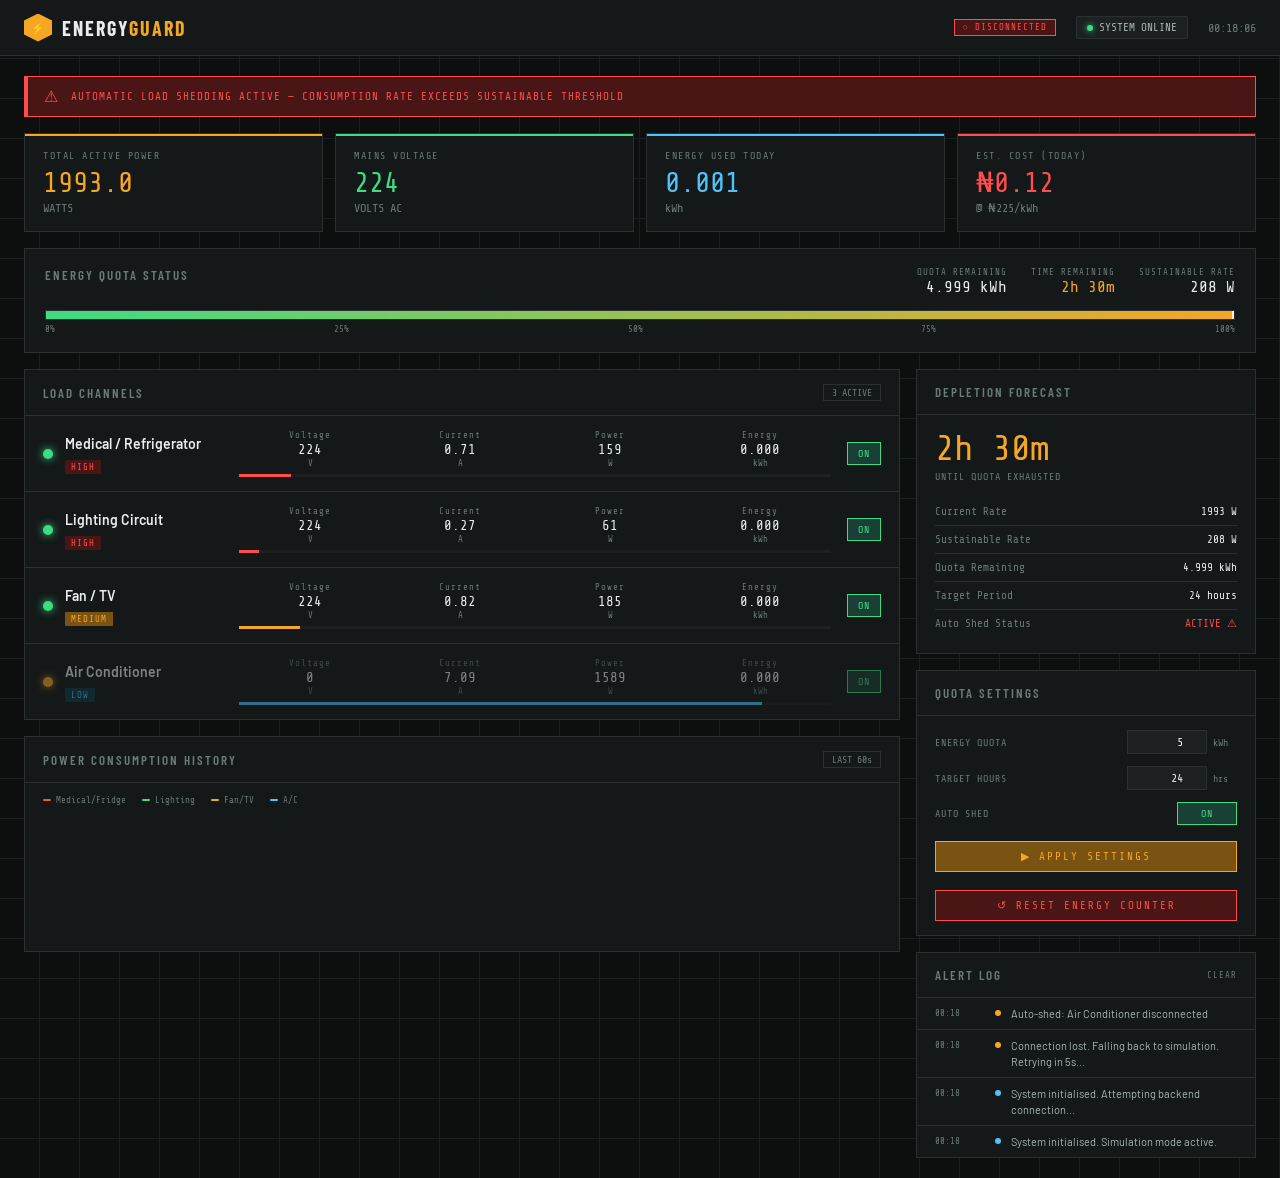
<file: index.html>
<!DOCTYPE html>
<html lang="en">
<head>
<meta charset="UTF-8">
<meta name="viewport" content="width=device-width, initial-scale=1.0">
<title>EnergyGuard — Smart Load Management</title>
<link href="https://fonts.googleapis.com/css2?family=Share+Tech+Mono&family=Barlow:wght@300;400;600;700&family=Barlow+Condensed:wght@400;600;700&display=swap" rel="stylesheet">
<style>
  :root {
    --bg: #0d0f0f;
    --surface: #141818;
    --surface2: #1c2020;
    --border: #2a3030;
    --amber: #f5a623;
    --amber-dim: #7a5212;
    --green: #3ddc84;
    --green-dim: #1a4035;
    --red: #ff4d4d;
    --red-dim: #4a1515;
    --blue: #4fc3f7;
    --blue-dim: #103a4a;
    --text: #e8edec;
    --text-dim: #6b7a79;
    --text-mid: #a8b5b4;
    --mono: 'Share Tech Mono', monospace;
    --sans: 'Barlow', sans-serif;
    --cond: 'Barlow Condensed', sans-serif;
  }

  * { margin: 0; padding: 0; box-sizing: border-box; }

  body {
    background: var(--bg);
    color: var(--text);
    font-family: var(--sans);
    min-height: 100vh;
    background-image:
      repeating-linear-gradient(0deg, transparent, transparent 39px, #1a2020 39px, #1a2020 40px),
      repeating-linear-gradient(90deg, transparent, transparent 39px, #1a2020 39px, #1a2020 40px);
  }

  /* HEADER */
  header {
    background: var(--surface);
    border-bottom: 1px solid var(--border);
    padding: 0 24px;
    height: 56px;
    display: flex;
    align-items: center;
    justify-content: space-between;
    position: sticky;
    top: 0;
    z-index: 100;
  }

  .logo {
    display: flex;
    align-items: center;
    gap: 10px;
  }

  .logo-icon {
    width: 28px; height: 28px;
    background: var(--amber);
    clip-path: polygon(50% 0%, 100% 25%, 100% 75%, 50% 100%, 0% 75%, 0% 25%);
    display: flex; align-items: center; justify-content: center;
    font-size: 11px; font-weight: 700; color: #000;
  }

  .logo-text {
    font-family: var(--cond);
    font-size: 20px;
    font-weight: 700;
    letter-spacing: 2px;
    color: var(--text);
  }

  .logo-text span { color: var(--amber); }

  .header-right {
    display: flex;
    align-items: center;
    gap: 20px;
  }

  .status-pill {
    display: flex;
    align-items: center;
    gap: 6px;
    font-family: var(--mono);
    font-size: 11px;
    color: var(--text-mid);
    background: var(--surface2);
    border: 1px solid var(--border);
    padding: 4px 10px;
    border-radius: 2px;
  }

  .status-dot {
    width: 6px; height: 6px;
    border-radius: 50%;
    background: var(--green);
    box-shadow: 0 0 6px var(--green);
    animation: pulse 2s infinite;
  }

  @keyframes pulse {
    0%, 100% { opacity: 1; }
    50% { opacity: 0.4; }
  }

  .live-clock {
    font-family: var(--mono);
    font-size: 12px;
    color: var(--text-dim);
  }

  /* MAIN LAYOUT */
  main {
    padding: 20px 24px;
    max-width: 1400px;
    margin: 0 auto;
    display: grid;
    gap: 16px;
  }

  /* TOP STATS ROW */
  .stats-row {
    display: grid;
    grid-template-columns: repeat(4, 1fr);
    gap: 12px;
  }

  .stat-card {
    background: var(--surface);
    border: 1px solid var(--border);
    padding: 16px 18px;
    position: relative;
    overflow: hidden;
  }

  .stat-card::before {
    content: '';
    position: absolute;
    top: 0; left: 0; right: 0;
    height: 2px;
  }

  .stat-card.amber::before { background: var(--amber); }
  .stat-card.green::before { background: var(--green); }
  .stat-card.red::before { background: var(--red); }
  .stat-card.blue::before { background: var(--blue); }

  .stat-label {
    font-family: var(--mono);
    font-size: 10px;
    color: var(--text-dim);
    letter-spacing: 1.5px;
    text-transform: uppercase;
    margin-bottom: 8px;
  }

  .stat-value {
    font-family: var(--mono);
    font-size: 28px;
    font-weight: 400;
    line-height: 1;
    margin-bottom: 4px;
  }

  .stat-card.amber .stat-value { color: var(--amber); }
  .stat-card.green .stat-value { color: var(--green); }
  .stat-card.red .stat-value { color: var(--red); }
  .stat-card.blue .stat-value { color: var(--blue); }

  .stat-unit {
    font-family: var(--mono);
    font-size: 12px;
    color: var(--text-dim);
    margin-top: 2px;
  }

  /* QUOTA BAR */
  .quota-section {
    background: var(--surface);
    border: 1px solid var(--border);
    padding: 18px 20px;
  }

  .quota-header {
    display: flex;
    justify-content: space-between;
    align-items: flex-start;
    margin-bottom: 14px;
  }

  .quota-title {
    font-family: var(--cond);
    font-size: 13px;
    font-weight: 600;
    letter-spacing: 2px;
    color: var(--text-dim);
    text-transform: uppercase;
  }

  .quota-meta {
    display: flex;
    gap: 24px;
    align-items: center;
  }

  .quota-meta-item {
    text-align: right;
  }

  .quota-meta-label {
    font-family: var(--mono);
    font-size: 9px;
    color: var(--text-dim);
    letter-spacing: 1px;
    text-transform: uppercase;
  }

  .quota-meta-value {
    font-family: var(--mono);
    font-size: 16px;
    color: var(--text);
    margin-top: 1px;
  }

  .quota-meta-value.warn { color: var(--amber); }
  .quota-meta-value.crit { color: var(--red); }

  .quota-bar-track {
    background: var(--surface2);
    height: 10px;
    border: 1px solid var(--border);
    position: relative;
    overflow: hidden;
  }

  .quota-bar-fill {
    height: 100%;
    background: linear-gradient(90deg, var(--green), var(--amber));
    transition: width 1s ease;
    position: relative;
  }

  .quota-bar-fill::after {
    content: '';
    position: absolute;
    top: 0; right: 0; bottom: 0; width: 2px;
    background: white;
    opacity: 0.8;
  }

  .quota-bar-fill.warn {
    background: linear-gradient(90deg, var(--amber), var(--red));
  }

  .quota-bar-fill.crit {
    background: var(--red);
  }

  .quota-ticks {
    display: flex;
    justify-content: space-between;
    margin-top: 4px;
    font-family: var(--mono);
    font-size: 9px;
    color: var(--text-dim);
  }

  /* MAIN GRID */
  .main-grid {
    display: grid;
    grid-template-columns: 1fr 340px;
    gap: 16px;
    align-items: start;
  }

  /* LOAD CHANNELS */
  .channels-section {
    background: var(--surface);
    border: 1px solid var(--border);
  }

  .section-header {
    padding: 14px 18px;
    border-bottom: 1px solid var(--border);
    display: flex;
    align-items: center;
    justify-content: space-between;
  }

  .section-title {
    font-family: var(--cond);
    font-size: 13px;
    font-weight: 600;
    letter-spacing: 2px;
    color: var(--text-dim);
    text-transform: uppercase;
  }

  .section-badge {
    font-family: var(--mono);
    font-size: 10px;
    padding: 2px 8px;
    border: 1px solid var(--border);
    color: var(--text-dim);
  }

  /* CHANNEL ROWS */
  .channel-row {
    padding: 14px 18px;
    border-bottom: 1px solid var(--border);
    display: grid;
    grid-template-columns: 180px 1fr auto;
    gap: 16px;
    align-items: center;
    transition: background 0.2s;
  }

  .channel-row:last-child { border-bottom: none; }
  .channel-row:hover { background: var(--surface2); }

  .channel-row.off {
    opacity: 0.5;
  }

  .channel-left {
    display: flex;
    align-items: center;
    gap: 12px;
  }

  .channel-indicator {
    width: 10px; height: 10px;
    border-radius: 50%;
    flex-shrink: 0;
  }

  .channel-indicator.on {
    background: var(--green);
    box-shadow: 0 0 8px var(--green);
  }

  .channel-indicator.off {
    background: var(--text-dim);
  }

  .channel-indicator.shed {
    background: var(--amber);
    box-shadow: 0 0 8px var(--amber);
    animation: pulse 1s infinite;
  }

  .channel-name {
    font-family: var(--sans);
    font-size: 14px;
    font-weight: 600;
    color: var(--text);
    margin-bottom: 2px;
  }

  .channel-priority {
    font-family: var(--mono);
    font-size: 9px;
    letter-spacing: 1px;
    padding: 1px 5px;
    border-radius: 1px;
    text-transform: uppercase;
  }

  .channel-priority.high { background: var(--red-dim); color: var(--red); border: 1px solid var(--red-dim); }
  .channel-priority.medium { background: var(--amber-dim); color: var(--amber); border: 1px solid var(--amber-dim); }
  .channel-priority.low { background: var(--blue-dim); color: var(--blue); border: 1px solid var(--blue-dim); }

  .channel-metrics {
    display: grid;
    grid-template-columns: repeat(4, 1fr);
    gap: 8px;
  }

  .metric {
    text-align: center;
  }

  .metric-label {
    font-family: var(--mono);
    font-size: 9px;
    color: var(--text-dim);
    letter-spacing: 1px;
    margin-bottom: 2px;
  }

  .metric-val {
    font-family: var(--mono);
    font-size: 14px;
    color: var(--text);
  }

  .metric-unit {
    font-family: var(--mono);
    font-size: 9px;
    color: var(--text-dim);
    margin-top: 1px;
  }

  /* POWER BAR per channel */
  .power-bar {
    width: 100%;
    height: 3px;
    background: var(--surface2);
    margin-top: 6px;
    border-radius: 0;
    overflow: hidden;
  }

  .power-bar-fill {
    height: 100%;
    background: var(--green);
    transition: width 0.8s ease;
  }

  /* CHANNEL TOGGLE */
  .toggle-btn {
    background: none;
    border: 1px solid var(--border);
    color: var(--text-dim);
    font-family: var(--mono);
    font-size: 10px;
    letter-spacing: 1px;
    padding: 5px 10px;
    cursor: pointer;
    text-transform: uppercase;
    transition: all 0.2s;
  }

  .toggle-btn:hover {
    border-color: var(--amber);
    color: var(--amber);
  }

  .toggle-btn.active {
    border-color: var(--green);
    color: var(--green);
    background: var(--green-dim);
  }

  /* RIGHT PANEL */
  .right-panel {
    display: flex;
    flex-direction: column;
    gap: 16px;
  }

  /* PREDICTION */
  .prediction-card {
    background: var(--surface);
    border: 1px solid var(--border);
  }

  .pred-body {
    padding: 16px 18px;
  }

  .pred-countdown {
    font-family: var(--mono);
    font-size: 36px;
    color: var(--amber);
    line-height: 1;
    margin-bottom: 4px;
  }

  .pred-countdown.crit { color: var(--red); animation: pulse 1s infinite; }
  .pred-countdown.safe { color: var(--green); }

  .pred-sublabel {
    font-family: var(--mono);
    font-size: 10px;
    color: var(--text-dim);
    letter-spacing: 1px;
    margin-bottom: 16px;
  }

  .pred-row {
    display: flex;
    justify-content: space-between;
    align-items: center;
    padding: 7px 0;
    border-bottom: 1px solid var(--border);
    font-family: var(--mono);
    font-size: 11px;
  }

  .pred-row:last-child { border-bottom: none; }
  .pred-key { color: var(--text-dim); }
  .pred-val { color: var(--text); }
  .pred-val.warn { color: var(--amber); }

  /* ALERTS LOG */
  .alerts-card {
    background: var(--surface);
    border: 1px solid var(--border);
  }

  .alert-log {
    max-height: 200px;
    overflow-y: auto;
  }

  .alert-item {
    padding: 8px 18px;
    border-bottom: 1px solid var(--border);
    display: flex;
    gap: 10px;
    align-items: flex-start;
  }

  .alert-item:last-child { border-bottom: none; }

  .alert-time {
    font-family: var(--mono);
    font-size: 9px;
    color: var(--text-dim);
    flex-shrink: 0;
    padding-top: 2px;
    width: 50px;
  }

  .alert-dot {
    width: 6px; height: 6px;
    border-radius: 50%;
    flex-shrink: 0;
    margin-top: 4px;
  }

  .alert-dot.info { background: var(--blue); }
  .alert-dot.warn { background: var(--amber); }
  .alert-dot.shed { background: var(--red); }

  .alert-msg {
    font-family: var(--sans);
    font-size: 11px;
    color: var(--text-mid);
    line-height: 1.4;
  }

  /* QUOTA SETTINGS */
  .settings-card {
    background: var(--surface);
    border: 1px solid var(--border);
  }

  .settings-body {
    padding: 14px 18px;
    display: flex;
    flex-direction: column;
    gap: 12px;
  }

  .setting-row {
    display: flex;
    justify-content: space-between;
    align-items: center;
  }

  .setting-label {
    font-family: var(--mono);
    font-size: 10px;
    color: var(--text-dim);
    letter-spacing: 1px;
  }

  .setting-control {
    display: flex;
    align-items: center;
    gap: 6px;
  }

  .setting-input {
    background: var(--surface2);
    border: 1px solid var(--border);
    color: var(--text);
    font-family: var(--mono);
    font-size: 12px;
    padding: 4px 8px;
    width: 80px;
    text-align: right;
    outline: none;
  }

  .setting-input:focus {
    border-color: var(--amber);
  }

  .setting-unit {
    font-family: var(--mono);
    font-size: 10px;
    color: var(--text-dim);
    width: 24px;
  }

  .apply-btn {
    width: 100%;
    background: var(--amber-dim);
    border: 1px solid var(--amber);
    color: var(--amber);
    font-family: var(--mono);
    font-size: 11px;
    letter-spacing: 2px;
    padding: 8px;
    cursor: pointer;
    text-transform: uppercase;
    transition: all 0.2s;
    margin-top: 4px;
  }

  .apply-btn:hover {
    background: var(--amber);
    color: #000;
  }

  /* WAVEFORM CHART */
  .chart-section {
    background: var(--surface);
    border: 1px solid var(--border);
  }

  .chart-body {
    padding: 12px 18px 16px;
    position: relative;
  }

  canvas {
    width: 100% !important;
    display: block;
  }

  /* SHEDDING INDICATOR */
  .shedding-banner {
    display: none;
    background: var(--red-dim);
    border: 1px solid var(--red);
    border-left: 4px solid var(--red);
    padding: 10px 16px;
    margin-bottom: 0;
    align-items: center;
    gap: 12px;
    font-family: var(--mono);
    font-size: 11px;
    color: var(--red);
    letter-spacing: 1px;
  }

  .shedding-banner.visible {
    display: flex;
    animation: flashBorder 1s infinite;
  }

  @keyframes flashBorder {
    0%, 100% { border-color: var(--red); }
    50% { border-color: var(--amber); }
  }

  .shed-icon { font-size: 16px; }

  /* CHART LEGEND */
  .chart-legend {
    display: flex;
    gap: 16px;
    margin-bottom: 10px;
  }

  .legend-item {
    display: flex;
    align-items: center;
    gap: 5px;
    font-family: var(--mono);
    font-size: 9px;
    color: var(--text-dim);
  }

  .legend-dot {
    width: 8px; height: 2px;
    border-radius: 1px;
  }

  /* SCROLLBAR */
  ::-webkit-scrollbar { width: 4px; }
  ::-webkit-scrollbar-track { background: var(--surface); }
  ::-webkit-scrollbar-thumb { background: var(--border); }

  /* CONNECTION TAG */
  .conn-tag {
    font-family: var(--mono);
    font-size: 9px;
    padding: 2px 8px;
    letter-spacing: 1px;
    border: 1px solid;
    transition: all 0.4s;
  }
  .conn-tag.sim        { background: #1a1a2e; border-color: #2a2a5e; color: #6666cc; }
  .conn-tag.live       { background: var(--green-dim); border-color: var(--green); color: var(--green); }
  .conn-tag.lost       { background: var(--red-dim); border-color: var(--red); color: var(--red); }
  .conn-tag.connecting { background: var(--amber-dim); border-color: var(--amber); color: var(--amber); }
</style>
</head>
<body>

<header>
  <div class="logo">
    <div class="logo-icon">⚡</div>
    <div class="logo-text">ENERGY<span>GUARD</span></div>
  </div>
  <div class="header-right">
    <span class="conn-tag sim" id="connTag">◉ SIMULATION</span>
    <div class="status-pill">
      <div class="status-dot"></div>
      <span>SYSTEM ONLINE</span>
    </div>
    <div class="live-clock" id="clock">--:--:--</div>
  </div>
</header>

<main>

  <!-- SHEDDING BANNER -->
  <div class="shedding-banner" id="sheddingBanner">
    <span class="shed-icon">⚠</span>
    <span>AUTOMATIC LOAD SHEDDING ACTIVE — CONSUMPTION RATE EXCEEDS SUSTAINABLE THRESHOLD</span>
  </div>

  <!-- TOP STATS -->
  <div class="stats-row">
    <div class="stat-card amber">
      <div class="stat-label">Total Active Power</div>
      <div class="stat-value" id="totalPower">0.00</div>
      <div class="stat-unit">WATTS</div>
    </div>
    <div class="stat-card green">
      <div class="stat-label">Mains Voltage</div>
      <div class="stat-value" id="mainVoltage">220</div>
      <div class="stat-unit">VOLTS AC</div>
    </div>
    <div class="stat-card blue">
      <div class="stat-label">Energy Used Today</div>
      <div class="stat-value" id="energyUsed">0.000</div>
      <div class="stat-unit">kWh</div>
    </div>
    <div class="stat-card red">
      <div class="stat-label">Est. Cost (Today)</div>
      <div class="stat-value" id="estCost">₦0.00</div>
      <div class="stat-unit">@ ₦225/kWh</div>
    </div>
  </div>

  <!-- QUOTA BAR -->
  <div class="quota-section">
    <div class="quota-header">
      <div>
        <div class="quota-title">Energy Quota Status</div>
      </div>
      <div class="quota-meta">
        <div class="quota-meta-item">
          <div class="quota-meta-label">Quota Remaining</div>
          <div class="quota-meta-value" id="quotaRem">--</div>
        </div>
        <div class="quota-meta-item">
          <div class="quota-meta-label">Time Remaining</div>
          <div class="quota-meta-value warn" id="timeRem">--</div>
        </div>
        <div class="quota-meta-item">
          <div class="quota-meta-label">Sustainable Rate</div>
          <div class="quota-meta-value" id="sustainRate">--</div>
        </div>
      </div>
    </div>
    <div class="quota-bar-track">
      <div class="quota-bar-fill" id="quotaBar" style="width: 100%"></div>
    </div>
    <div class="quota-ticks">
      <span>0%</span><span>25%</span><span>50%</span><span>75%</span><span>100%</span>
    </div>
  </div>

  <!-- MAIN GRID -->
  <div class="main-grid">

    <div style="display:flex;flex-direction:column;gap:16px;">
      <!-- LOAD CHANNELS -->
      <div class="channels-section">
        <div class="section-header">
          <span class="section-title">Load Channels</span>
          <span class="section-badge" id="activeCount">4 ACTIVE</span>
        </div>

        <!-- Channel 1: HIGH -->
        <div class="channel-row" id="ch1-row">
          <div class="channel-left">
            <div class="channel-indicator on" id="ch1-ind"></div>
            <div>
              <div class="channel-name">Medical / Refrigerator</div>
              <span class="channel-priority high">HIGH</span>
            </div>
          </div>
          <div>
            <div class="channel-metrics">
              <div class="metric">
                <div class="metric-label">Voltage</div>
                <div class="metric-val" id="ch1-v">220</div>
                <div class="metric-unit">V</div>
              </div>
              <div class="metric">
                <div class="metric-label">Current</div>
                <div class="metric-val" id="ch1-i">0.0</div>
                <div class="metric-unit">A</div>
              </div>
              <div class="metric">
                <div class="metric-label">Power</div>
                <div class="metric-val" id="ch1-p">0</div>
                <div class="metric-unit">W</div>
              </div>
              <div class="metric">
                <div class="metric-label">Energy</div>
                <div class="metric-val" id="ch1-e">0.000</div>
                <div class="metric-unit">kWh</div>
              </div>
            </div>
            <div class="power-bar"><div class="power-bar-fill" id="ch1-bar" style="width:0%;background:var(--red)"></div></div>
          </div>
          <button class="toggle-btn active" id="ch1-btn" onclick="toggleChannel(1)">ON</button>
        </div>

        <!-- Channel 2: HIGH -->
        <div class="channel-row" id="ch2-row">
          <div class="channel-left">
            <div class="channel-indicator on" id="ch2-ind"></div>
            <div>
              <div class="channel-name">Lighting Circuit</div>
              <span class="channel-priority high">HIGH</span>
            </div>
          </div>
          <div>
            <div class="channel-metrics">
              <div class="metric">
                <div class="metric-label">Voltage</div>
                <div class="metric-val" id="ch2-v">220</div>
                <div class="metric-unit">V</div>
              </div>
              <div class="metric">
                <div class="metric-label">Current</div>
                <div class="metric-val" id="ch2-i">0.0</div>
                <div class="metric-unit">A</div>
              </div>
              <div class="metric">
                <div class="metric-label">Power</div>
                <div class="metric-val" id="ch2-p">0</div>
                <div class="metric-unit">W</div>
              </div>
              <div class="metric">
                <div class="metric-label">Energy</div>
                <div class="metric-val" id="ch2-e">0.000</div>
                <div class="metric-unit">kWh</div>
              </div>
            </div>
            <div class="power-bar"><div class="power-bar-fill" id="ch2-bar" style="width:0%;background:var(--red)"></div></div>
          </div>
          <button class="toggle-btn active" id="ch2-btn" onclick="toggleChannel(2)">ON</button>
        </div>

        <!-- Channel 3: MEDIUM -->
        <div class="channel-row" id="ch3-row">
          <div class="channel-left">
            <div class="channel-indicator on" id="ch3-ind"></div>
            <div>
              <div class="channel-name">Fan / TV</div>
              <span class="channel-priority medium">MEDIUM</span>
            </div>
          </div>
          <div>
            <div class="channel-metrics">
              <div class="metric">
                <div class="metric-label">Voltage</div>
                <div class="metric-val" id="ch3-v">220</div>
                <div class="metric-unit">V</div>
              </div>
              <div class="metric">
                <div class="metric-label">Current</div>
                <div class="metric-val" id="ch3-i">0.0</div>
                <div class="metric-unit">A</div>
              </div>
              <div class="metric">
                <div class="metric-label">Power</div>
                <div class="metric-val" id="ch3-p">0</div>
                <div class="metric-unit">W</div>
              </div>
              <div class="metric">
                <div class="metric-label">Energy</div>
                <div class="metric-val" id="ch3-e">0.000</div>
                <div class="metric-unit">kWh</div>
              </div>
            </div>
            <div class="power-bar"><div class="power-bar-fill" id="ch3-bar" style="width:0%;background:var(--amber)"></div></div>
          </div>
          <button class="toggle-btn active" id="ch3-btn" onclick="toggleChannel(3)">ON</button>
        </div>

        <!-- Channel 4: LOW -->
        <div class="channel-row" id="ch4-row">
          <div class="channel-left">
            <div class="channel-indicator on" id="ch4-ind"></div>
            <div>
              <div class="channel-name">Air Conditioner</div>
              <span class="channel-priority low">LOW</span>
            </div>
          </div>
          <div>
            <div class="channel-metrics">
              <div class="metric">
                <div class="metric-label">Voltage</div>
                <div class="metric-val" id="ch4-v">220</div>
                <div class="metric-unit">V</div>
              </div>
              <div class="metric">
                <div class="metric-label">Current</div>
                <div class="metric-val" id="ch4-i">0.0</div>
                <div class="metric-unit">A</div>
              </div>
              <div class="metric">
                <div class="metric-label">Power</div>
                <div class="metric-val" id="ch4-p">0</div>
                <div class="metric-unit">W</div>
              </div>
              <div class="metric">
                <div class="metric-label">Energy</div>
                <div class="metric-val" id="ch4-e">0.000</div>
                <div class="metric-unit">kWh</div>
              </div>
            </div>
            <div class="power-bar"><div class="power-bar-fill" id="ch4-bar" style="width:0%;background:var(--blue)"></div></div>
          </div>
          <button class="toggle-btn active" id="ch4-btn" onclick="toggleChannel(4)">ON</button>
        </div>
      </div>

      <!-- POWER CHART -->
      <div class="chart-section">
        <div class="section-header">
          <span class="section-title">Power Consumption History</span>
          <span class="section-badge">LAST 60s</span>
        </div>
        <div class="chart-body">
          <div class="chart-legend">
            <div class="legend-item"><div class="legend-dot" style="background:var(--red)"></div>Medical/Fridge</div>
            <div class="legend-item"><div class="legend-dot" style="background:var(--green)"></div>Lighting</div>
            <div class="legend-item"><div class="legend-dot" style="background:var(--amber)"></div>Fan/TV</div>
            <div class="legend-item"><div class="legend-dot" style="background:var(--blue)"></div>A/C</div>
          </div>
          <canvas id="powerChart" height="120"></canvas>
        </div>
      </div>
    </div>

    <!-- RIGHT PANEL -->
    <div class="right-panel">

      <!-- PREDICTION -->
      <div class="prediction-card">
        <div class="section-header">
          <span class="section-title">Depletion Forecast</span>
        </div>
        <div class="pred-body">
          <div class="pred-countdown" id="depletionTime">--h --m</div>
          <div class="pred-sublabel">UNTIL QUOTA EXHAUSTED</div>
          <div class="pred-row">
            <span class="pred-key">Current Rate</span>
            <span class="pred-val" id="currentRate">-- W</span>
          </div>
          <div class="pred-row">
            <span class="pred-key">Sustainable Rate</span>
            <span class="pred-val" id="sustainRate2">-- W</span>
          </div>
          <div class="pred-row">
            <span class="pred-key">Quota Remaining</span>
            <span class="pred-val" id="quotaRemKwh">-- kWh</span>
          </div>
          <div class="pred-row">
            <span class="pred-key">Target Period</span>
            <span class="pred-val" id="targetPeriod">--</span>
          </div>
          <div class="pred-row">
            <span class="pred-key">Auto Shed Status</span>
            <span class="pred-val" id="shedStatus">STANDBY</span>
          </div>
        </div>
      </div>

      <!-- SETTINGS -->
      <div class="settings-card">
        <div class="section-header">
          <span class="section-title">Quota Settings</span>
        </div>
        <div class="settings-body">
          <div class="setting-row">
            <span class="setting-label">ENERGY QUOTA</span>
            <div class="setting-control">
              <input class="setting-input" id="quotaInput" type="number" value="5" min="0.1" step="0.1">
              <span class="setting-unit">kWh</span>
            </div>
          </div>
          <div class="setting-row">
            <span class="setting-label">TARGET HOURS</span>
            <div class="setting-control">
              <input class="setting-input" id="hoursInput" type="number" value="24" min="1" step="1">
              <span class="setting-unit">hrs</span>
            </div>
          </div>
          <div class="setting-row">
            <span class="setting-label">AUTO SHED</span>
            <div class="setting-control">
              <button class="toggle-btn active" id="autoShedToggle" onclick="toggleAutoShed()" style="width:60px">ON</button>
            </div>
          </div>
          <button class="apply-btn" onclick="applySettings()">▶ APPLY SETTINGS</button>
          <button class="apply-btn" onclick="resetEnergy()" style="margin-top:6px;background:var(--red-dim);border-color:var(--red);color:var(--red);">↺ RESET ENERGY COUNTER</button>
        </div>
      </div>

      <!-- ALERTS -->
      <div class="alerts-card">
        <div class="section-header">
          <span class="section-title">Alert Log</span>
          <button onclick="clearAlerts()" style="background:none;border:none;color:var(--text-dim);font-family:var(--mono);font-size:9px;cursor:pointer;letter-spacing:1px;">CLEAR</button>
        </div>
        <div class="alert-log" id="alertLog">
          <div class="alert-item">
            <span class="alert-time" id="initTime">--:--</span>
            <div class="alert-dot info"></div>
            <span class="alert-msg">System initialised. Simulation mode active.</span>
          </div>
        </div>
      </div>

    </div>
  </div>
</main>

<script>
// ═══════════════════════════════════════════════════════════════════════════════
// CONFIG — change SERVER_HOST to your PC's local IP when running the backend
// ═══════════════════════════════════════════════════════════════════════════════
const SERVER_HOST = 'energyguard-backend-bksm.onrender.com';
const WS_URL      = `wss://${SERVER_HOST}/api/data/ws`;
const API_URL     = `https://${SERVER_HOST}`;

// ─── CONSTANTS ────────────────────────────────────────────────────────────────
const TARIFF      = 225;
const MAX_LOAD    = 1800;
const CHART_POINTS = 60;
const BASE_LOADS  = [150, 60, 180, 1500];   // fallback for simulation
const CHANNEL_NAMES = ['Medical/Fridge', 'Lighting', 'Fan/TV', 'Air Conditioner'];

// ─── STATE ────────────────────────────────────────────────────────────────────
let channels = [
  { on: true, power: 0, current: 0, energy: 0, shedding: false },
  { on: true, power: 0, current: 0, energy: 0, shedding: false },
  { on: true, power: 0, current: 0, energy: 0, shedding: false },
  { on: true, power: 0, current: 0, energy: 0, shedding: false },
];
let voltage        = 220;
let quotaKwh       = 5;
let targetHours    = 24;
let energyUsedTotal = 0;
let autoShed       = true;
let isShedding     = false;
let isLiveMode     = false;    // true when WebSocket is connected & receiving
let isConnecting   = true;     // pauses sim while WS handshake is in progress
let connectTimeout = null;     // fires if backend doesn't respond in time

const chartData = {
  ch1: new Array(CHART_POINTS).fill(0),
  ch2: new Array(CHART_POINTS).fill(0),
  ch3: new Array(CHART_POINTS).fill(0),
  ch4: new Array(CHART_POINTS).fill(0),
};

// ─── CLOCK ────────────────────────────────────────────────────────────────────
function updateClock() {
  const now = new Date();
  const clockEl = document.getElementById('clock');
  const initEl  = document.getElementById('initTime');
  if (clockEl) clockEl.textContent = now.toLocaleTimeString('en-GB');
  if (initEl)  initEl.textContent  =
    now.toLocaleTimeString('en-GB', { hour: '2-digit', minute: '2-digit' });
}
setInterval(updateClock, 1000);
updateClock();

// ─── CONNECTION TAG ───────────────────────────────────────────────────────────
function setConnTag(state, label) {
  const el = document.getElementById('connTag');
  el.className = 'conn-tag ' + state;
  el.textContent = label;
}

// ─── WEBSOCKET ────────────────────────────────────────────────────────────────
let ws = null;
let wsReconnectTimer = null;
let wsMissedBeats = 0;

function connectWebSocket() {
  isConnecting = true;
  setConnTag('connecting', '◎ CONNECTING...');
  ws = new WebSocket(WS_URL);

  // If backend doesn't respond within 15s (e.g. Render cold-start), fall back to sim
  connectTimeout = setTimeout(() => {
    if (isConnecting && !isLiveMode) {
      isConnecting = false;
      setConnTag('sim', '◉ SIMULATION');
      addAlert('warn', 'Backend not reachable. Running simulation mode.');
    }
  }, 15000);

  ws.onopen = () => {
    clearTimeout(connectTimeout);
    isConnecting = false;
    isLiveMode = true;
    wsMissedBeats = 0;
    setConnTag('live', '● LIVE');
    addAlert('info', 'WebSocket connected — receiving live data from ESP32.');
    // Backfill chart with history
    fetchHistory();
  };

  ws.onmessage = (event) => {
    wsMissedBeats = 0;
    try {
      const d = JSON.parse(event.data);
      applyLiveData(d);
    } catch(e) {
      console.warn('WS parse error:', e);
    }
  };

  ws.onclose = () => {
    clearTimeout(connectTimeout);
    isConnecting = false;
    isLiveMode = false;
    setConnTag('lost', '○ DISCONNECTED');
    addAlert('warn', 'Connection lost. Falling back to simulation. Retrying in 5s...');
    // Retry after 5 seconds
    wsReconnectTimer = setTimeout(connectWebSocket, 5000);
  };

  ws.onerror = () => {
    // onclose will fire after onerror — no duplicate handling needed
    ws.close();
  };
}

// ─── APPLY LIVE DATA FROM ESP32 ──────────────────────────────────────────────
// Maps the ESP32 JSON payload (short keys) onto our state and renders.
function applyLiveData(d) {
  voltage        = d.v   ?? voltage;
  energyUsedTotal = d.te  ?? energyUsedTotal;

  if (d.ch && d.ch.length === 4) {
    d.ch.forEach((c, i) => {
      channels[i].on       = c.on   === 1;
      channels[i].shedding = c.shed === 1;
      channels[i].current  = c.i   ?? 0;
      channels[i].power    = c.p   ?? 0;
      channels[i].energy   = c.e   ?? channels[i].energy;
    });
  }

  // Shedding banner — driven by ESP32 state, not recalculated here
  const shed = d.shed === 1;
  document.getElementById('sheddingBanner').classList.toggle('visible', shed);
  isShedding = shed;

  // Update chart
  chartData.ch1.push(channels[0].power); chartData.ch1.shift();
  chartData.ch2.push(channels[1].power); chartData.ch2.shift();
  chartData.ch3.push(channels[2].power); chartData.ch3.shift();
  chartData.ch4.push(channels[3].power); chartData.ch4.shift();

  // Render with live prediction values from ESP32
  renderLive(d);
  drawChart();
}

// ─── RENDER (LIVE MODE) ───────────────────────────────────────────────────────
// Uses prediction values sent directly from the ESP32 / backend.
function renderLive(d) {
  const totalPower = channels.reduce((s, c) => s + c.power, 0);
  const cost       = energyUsedTotal * TARIFF;
  const qr         = d.qr  ?? 0;
  const sr         = d.sr  ?? 0;
  const eta        = d.eta ?? 9999;
  const pct        = (qr / quotaKwh) * 100;

  document.getElementById('totalPower').textContent  = totalPower.toFixed(1);
  document.getElementById('mainVoltage').textContent = voltage.toFixed(0);
  document.getElementById('energyUsed').textContent  = energyUsedTotal.toFixed(3);
  document.getElementById('estCost').textContent     = '₦' + cost.toFixed(2);

  // Quota bar
  const bar = document.getElementById('quotaBar');
  bar.style.width = Math.max(0, Math.min(100, pct)) + '%';
  bar.className   = 'quota-bar-fill' + (pct < 20 ? ' crit' : pct < 40 ? ' warn' : '');

  // Prediction panel
  const hLeft = eta > 999 ? null : Math.floor(eta);
  const mLeft = eta > 999 ? null : Math.floor((eta - Math.floor(eta)) * 60);
  const depEl = document.getElementById('depletionTime');
  if (eta > 999) {
    depEl.textContent = '∞ hrs';
    depEl.className   = 'pred-countdown safe';
  } else {
    depEl.textContent = hLeft + 'h ' + mLeft + 'm';
    depEl.className   = 'pred-countdown' + (eta < 2 ? ' crit' : eta < targetHours ? ' warn' : ' safe');
  }

  document.getElementById('currentRate').textContent   = totalPower.toFixed(0) + ' W';
  document.getElementById('sustainRate').textContent   = sr.toFixed(0) + ' W';
  document.getElementById('sustainRate2').textContent  = sr.toFixed(0) + ' W';
  document.getElementById('quotaRem').textContent      = qr.toFixed(3) + ' kWh';
  document.getElementById('quotaRemKwh').textContent   = qr.toFixed(3) + ' kWh';
  document.getElementById('timeRem').textContent       = eta > 999 ? '∞' : hLeft + 'h ' + mLeft + 'm';
  document.getElementById('targetPeriod').textContent  = targetHours + ' hours';

  // Shed status
  const shedEl = document.getElementById('shedStatus');
  if (d.auto === 0) {
    shedEl.textContent = 'DISABLED'; shedEl.style.color = 'var(--text-dim)';
  } else if (d.shed === 1) {
    shedEl.textContent = 'ACTIVE ⚠'; shedEl.style.color = 'var(--red)';
  } else {
    shedEl.textContent = 'STANDBY';  shedEl.style.color = 'var(--green)';
  }

  renderChannels();
}

// ─── SHARED CHANNEL RENDERER ──────────────────────────────────────────────────
function renderChannels() {
  let activeCount = 0;
  channels.forEach((ch, i) => {
    const n = i + 1;
    if (ch.on) activeCount++;
    document.getElementById('ch' + n + '-v').textContent = ch.on ? voltage.toFixed(0) : '0';
    document.getElementById('ch' + n + '-i').textContent = ch.current.toFixed(2);
    document.getElementById('ch' + n + '-p').textContent = ch.power.toFixed(0);
    document.getElementById('ch' + n + '-e').textContent = ch.energy.toFixed(3);
    const barPct = (ch.power / MAX_LOAD) * 100;
    document.getElementById('ch' + n + '-bar').style.width = barPct + '%';
    document.getElementById('ch' + n + '-ind').className =
      'channel-indicator ' + (ch.shedding ? 'shed' : ch.on ? 'on' : 'off');
    document.getElementById('ch' + n + '-row').className =
      'channel-row' + (ch.on ? '' : ' off');
    // Sync button state (live mode — ESP32 is authoritative)
    if (isLiveMode) {
      const btn = document.getElementById('ch' + n + '-btn');
      if (ch.shedding) {
        btn.textContent = 'SHED'; btn.className = 'toggle-btn';
      } else {
        btn.textContent = ch.on ? 'ON' : 'OFF';
        btn.className   = 'toggle-btn' + (ch.on ? ' active' : '');
      }
    }
  });
  document.getElementById('activeCount').textContent = activeCount + ' ACTIVE';
}

// ─── CHART BACKFILL FROM HISTORY ──────────────────────────────────────────────
async function fetchHistory() {
  try {
    const res  = await fetch(`${API_URL}/api/data/history?limit=${CHART_POINTS}`);
    const json = await res.json();
    if (!json.readings) return;
    // Fill chart arrays from oldest to newest
    const readings = json.readings.slice(-CHART_POINTS);
    readings.forEach((r, idx) => {
      if (r.ch && r.ch.length === 4) {
        chartData.ch1[idx] = r.ch[0].p ?? 0;
        chartData.ch2[idx] = r.ch[1].p ?? 0;
        chartData.ch3[idx] = r.ch[2].p ?? 0;
        chartData.ch4[idx] = r.ch[3].p ?? 0;
      }
    });
    drawChart();
  } catch(e) {
    console.log('History fetch failed (backend not running yet):', e.message);
  }
}

// ─── SIMULATION FALLBACK ──────────────────────────────────────────────────────
// Runs only when WebSocket is not connected.
function simulateSensors() {
  voltage = 220 + (Math.random() - 0.5) * 10;
  channels.forEach((ch, i) => {
    if (!ch.on) { ch.power = 0; ch.current = 0; return; }
    const noise = 1 + (Math.random() - 0.5) * 0.12;
    ch.power   = BASE_LOADS[i] * noise;
    ch.current = ch.power / voltage;
    ch.energy += (ch.power / 3600) / 1000;
  });
  energyUsedTotal = channels.reduce((s, c) => s + c.energy, 0);
}

function renderSimulated() {
  const totalPower = channels.reduce((s, c) => s + c.power, 0);
  const cost       = energyUsedTotal * TARIFF;
  const remaining  = Math.max(0, quotaKwh - energyUsedTotal);
  const pct        = (remaining / quotaKwh) * 100;
  const sustainableW = (remaining * 1000) / targetHours;
  const hoursLeft  = totalPower > 0 ? (remaining / (totalPower / 1000)) : Infinity;
  const hLeft = Math.floor(hoursLeft);
  const mLeft = Math.floor((hoursLeft - hLeft) * 60);

  document.getElementById('totalPower').textContent  = totalPower.toFixed(1);
  document.getElementById('mainVoltage').textContent = voltage.toFixed(0);
  document.getElementById('energyUsed').textContent  = energyUsedTotal.toFixed(3);
  document.getElementById('estCost').textContent     = '₦' + cost.toFixed(2);

  const bar = document.getElementById('quotaBar');
  bar.style.width = pct + '%';
  bar.className   = 'quota-bar-fill' + (pct < 20 ? ' crit' : pct < 40 ? ' warn' : '');

  const depEl = document.getElementById('depletionTime');
  if (!isFinite(hoursLeft)) {
    depEl.textContent = '∞ hrs'; depEl.className = 'pred-countdown safe';
  } else {
    depEl.textContent = hLeft + 'h ' + mLeft + 'm';
    depEl.className   = 'pred-countdown' + (hoursLeft < 2 ? ' crit' : hoursLeft < targetHours ? ' warn' : ' safe');
  }

  document.getElementById('currentRate').textContent  = totalPower.toFixed(0) + ' W';
  document.getElementById('sustainRate').textContent  = sustainableW.toFixed(0) + ' W';
  document.getElementById('sustainRate2').textContent = sustainableW.toFixed(0) + ' W';
  document.getElementById('quotaRem').textContent     = remaining.toFixed(3) + ' kWh';
  document.getElementById('quotaRemKwh').textContent  = remaining.toFixed(3) + ' kWh';
  document.getElementById('timeRem').textContent      = isFinite(hoursLeft) ? hLeft + 'h ' + mLeft + 'm' : '∞';
  document.getElementById('targetPeriod').textContent = targetHours + ' hours';

  checkAutoShedSim(totalPower, sustainableW, hoursLeft);
  renderChannels();
}

function checkAutoShedSim(totalPower, sustainableW, hoursLeft) {
  const shedEl = document.getElementById('shedStatus');
  if (!autoShed) {
    shedEl.textContent = 'DISABLED'; shedEl.style.color = 'var(--text-dim)';
    document.getElementById('sheddingBanner').classList.remove('visible');
    return;
  }
  const over = totalPower > sustainableW * 1.05 && hoursLeft < targetHours;
  if (over) {
    for (const idx of [3, 2]) {
      if (channels[idx].on && !channels[idx].shedding) {
        channels[idx].on = false; channels[idx].shedding = true;
        addAlert('warn', 'Auto-shed: ' + CHANNEL_NAMES[idx] + ' disconnected');
        break;
      }
    }
    if (!isShedding) {
      isShedding = true;
      document.getElementById('sheddingBanner').classList.add('visible');
      shedEl.textContent = 'ACTIVE ⚠'; shedEl.style.color = 'var(--red)';
    }
  } else {
    if (isShedding) {
      channels.forEach((ch, i) => {
        if (ch.shedding) { ch.on = true; ch.shedding = false; }
      });
      isShedding = false;
      document.getElementById('sheddingBanner').classList.remove('visible');
      addAlert('info', 'Auto-shed cleared. Loads restored.');
    }
    shedEl.textContent = 'STANDBY'; shedEl.style.color = 'var(--green)';
  }
}

// ─── SIMULATION LOOP (runs always, but only renders when not live/connecting) ──
setInterval(() => {
  if (isLiveMode || isConnecting) return;   // live or still trying — skip sim
  simulateSensors();
  chartData.ch1.push(channels[0].power); chartData.ch1.shift();
  chartData.ch2.push(channels[1].power); chartData.ch2.shift();
  chartData.ch3.push(channels[2].power); chartData.ch3.shift();
  chartData.ch4.push(channels[3].power); chartData.ch4.shift();
  renderSimulated();
  drawChart();
}, 1000);

// ─── CHART ────────────────────────────────────────────────────────────────────
const canvas = document.getElementById('powerChart');
const ctx    = canvas.getContext('2d');

function resizeCanvas() {
  canvas.width  = canvas.parentElement.clientWidth - 36;
  canvas.height = 120;
}
resizeCanvas();
window.addEventListener('resize', resizeCanvas);

function drawChart() {
  const W = canvas.width, H = canvas.height;
  ctx.clearRect(0, 0, W, H);
  ctx.strokeStyle = '#1e2828'; ctx.lineWidth = 1;
  for (let y = 0; y <= 4; y++) {
    ctx.beginPath(); ctx.moveTo(0, (H/4)*y); ctx.lineTo(W, (H/4)*y); ctx.stroke();
  }
  const maxPower = 2000;
  [
    { data: chartData.ch1, color: '#ff4d4d' },
    { data: chartData.ch2, color: '#3ddc84' },
    { data: chartData.ch3, color: '#f5a623' },
    { data: chartData.ch4, color: '#4fc3f7' },
  ].forEach(({ data, color }) => {
    ctx.beginPath(); ctx.strokeStyle = color; ctx.lineWidth = 1.5;
    data.forEach((v, i) => {
      const x = (i / (CHART_POINTS - 1)) * W;
      const y = H - (v / maxPower) * H;
      i === 0 ? ctx.moveTo(x, y) : ctx.lineTo(x, y);
    });
    ctx.stroke();
  });
}

// ─── USER CONTROLS ────────────────────────────────────────────────────────────
function toggleChannel(n) {
  const i   = n - 1;
  const ch  = channels[i];
  const newState = !ch.on;

  if (isLiveMode) {
    // Send command to backend → ESP32 will apply it and send back updated state
    sendCommand({ cmd: 'toggle', ch: i, val: newState ? 1 : 0 });
    addAlert('info', CHANNEL_NAMES[i] + ' command sent: ' + (newState ? 'ON' : 'OFF'));
  } else {
    // Simulation: apply locally
    ch.on = newState; ch.shedding = false;
    if (!ch.on) ch.power = 0;
    const btn = document.getElementById('ch' + n + '-btn');
    btn.textContent = ch.on ? 'ON' : 'OFF';
    btn.className   = 'toggle-btn' + (ch.on ? ' active' : '');
    addAlert('info', CHANNEL_NAMES[i] + ' manually turned ' + (ch.on ? 'ON' : 'OFF'));
  }
}

function toggleAutoShed() {
  autoShed = !autoShed;
  const btn = document.getElementById('autoShedToggle');
  btn.textContent = autoShed ? 'ON' : 'OFF';
  btn.className   = 'toggle-btn' + (autoShed ? ' active' : '');
  if (isLiveMode) {
    sendCommand({ cmd: 'autoshed', val: autoShed ? 1 : 0 });
  }
  addAlert('info', 'Auto-shed ' + (autoShed ? 'enabled' : 'disabled'));
}

function applySettings() {
  const q = parseFloat(document.getElementById('quotaInput').value);
  const h = parseFloat(document.getElementById('hoursInput').value);
  if (q > 0 && h > 0) {
    quotaKwh    = q;
    targetHours = h;
    if (isLiveMode) {
      sendCommand({ cmd: 'quota', kwh: q, h: h });
    }
    addAlert('info', 'Settings updated: Quota=' + q + 'kWh, Period=' + h + 'h');
  }
}

// ─── SEND COMMAND TO BACKEND ──────────────────────────────────────────────────
async function sendCommand(payload) {
  try {
    const res = await fetch(`${API_URL}/api/commands`, {
      method:  'POST',
      headers: { 'Content-Type': 'application/json' },
      body:    JSON.stringify(payload),
    });
    if (!res.ok) throw new Error('HTTP ' + res.status);
  } catch(e) {
    addAlert('warn', 'Command failed: ' + e.message);
  }
}

// ─── ENERGY RESET ─────────────────────────────────────────────────────────────
function resetEnergy() {
  energyUsedTotal = 0;
  channels.forEach(ch => { ch.energy = 0; });
  if (isLiveMode) {
    sendCommand({ cmd: 'reset_energy' });
  }
  addAlert('info', 'Energy counters reset to zero.');
}

// ─── ALERTS ───────────────────────────────────────────────────────────────────
function clearAlerts() {
  document.getElementById('alertLog').innerHTML = '';
}

function addAlert(type, msg) {
  const log  = document.getElementById('alertLog');
  const item = document.createElement('div');
  item.className = 'alert-item';
  const t = new Date().toLocaleTimeString('en-GB', { hour: '2-digit', minute: '2-digit' });
  item.innerHTML = `
    <span class="alert-time">${t}</span>
    <div class="alert-dot ${type}"></div>
    <span class="alert-msg">${msg}</span>
  `;
  log.insertBefore(item, log.firstChild);
  if (log.children.length > 20) log.removeChild(log.lastChild);
}

// ─── BOOT ─────────────────────────────────────────────────────────────────────
addAlert('info', 'System initialised. Attempting backend connection...');
connectWebSocket();
</script>
</body>
</html>
</file>
